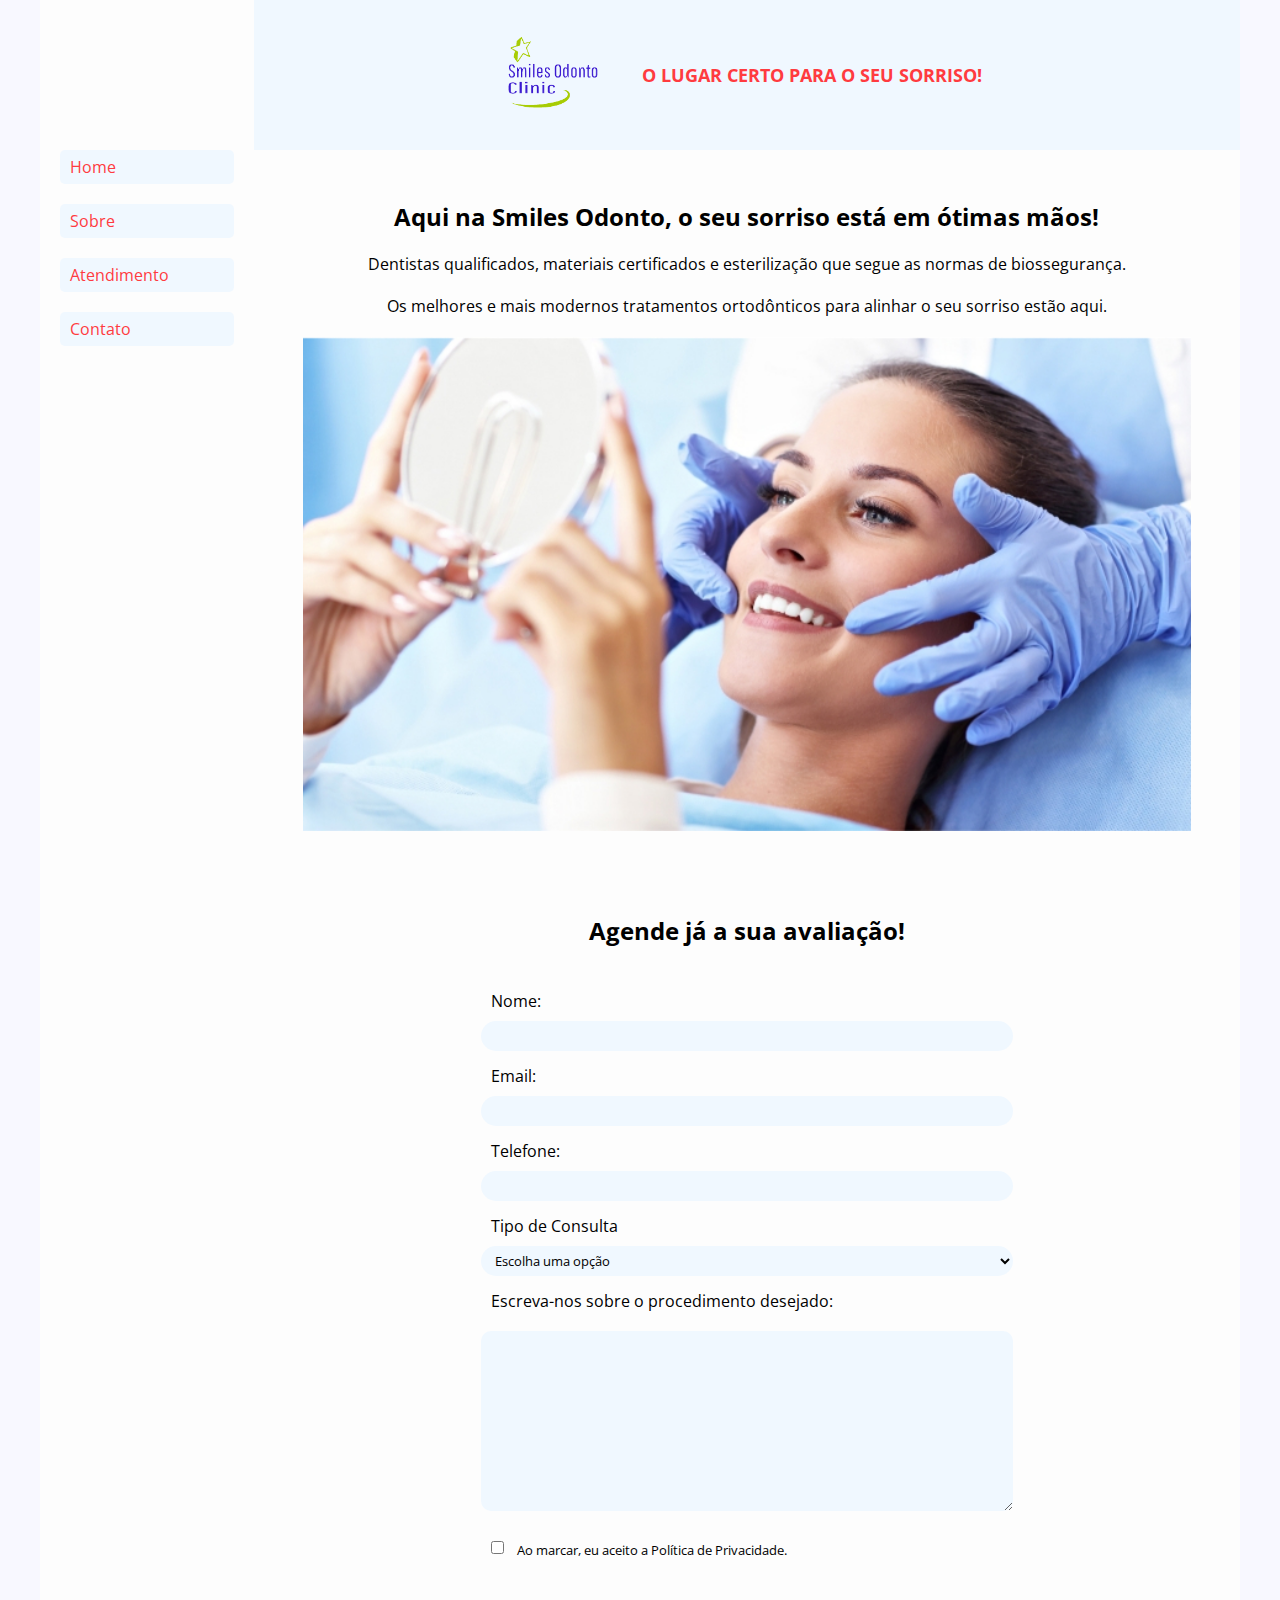
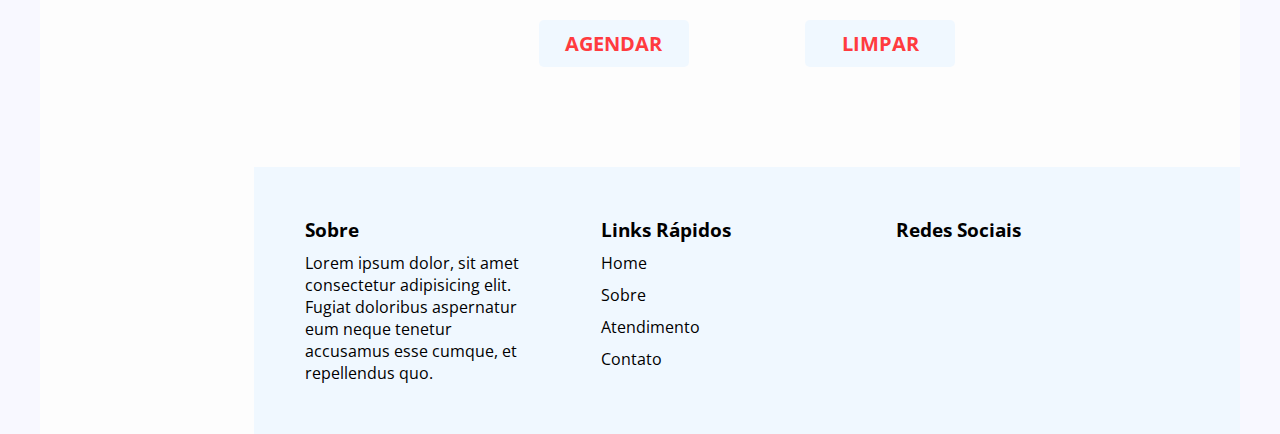
<file: index.html>
<!DOCTYPE html>
<html lang="en">
  <head>
    <meta charset="UTF-8" />
    <meta http-equiv="X-UA-Compatible" content="IE=edge" />
    <meta name="viewport" content="width=device-width, initial-scale=1.0" />
    <link rel="stylesheet" href="./assets/css/style.css" />
    <!-- font awesome icons -->
    <link
      rel="stylesheet"
      href="https://cdnjs.cloudflare.com/ajax/libs/font-awesome/6.2.0/css/all.min.css"
      integrity="sha512-xh6O/CkQoPOWDdYTDqeRdPCVd1SpvCA9XXcUnZS2FmJNp1coAFzvtCN9BmamE+4aHK8yyUHUSCcJHgXloTyT2A=="
      crossorigin="anonymous"
      referrerpolicy="no-referrer"
    />
    <title>Smiles Odonto Clinic</title>
  </head>

  <body>
    <div class="wrapper">
      <nav id="navbar">
        <ul>
          <li><a href="index.html">Home</a></li>
          <li><a href="sobre.html">Sobre</a></li>
          <li><a href="atendimento.html">Atendimento</a></li>
          <li><a href="contato.html">Contato</a></li>
        </ul>
      </nav>

      <div class="main">
        <section class="header">
          <div class="logo">
            <img src="./assets/images/logo-removebg.png" alt="" />
          </div>
          <p>O lugar certo para o seu sorriso!</p>
        </section>

        <section class="content">
          <div class="description">
            <h2>Aqui na Smiles Odonto, o seu sorriso está em ótimas mãos!</h2>

            <p>
              Dentistas qualificados, materiais certificados e esterilização que
              segue as normas de biossegurança.
            </p>

            <p>
              Os melhores e mais modernos tratamentos ortodônticos para alinhar
              o seu sorriso estão aqui.
            </p>

            <img src="./assets/images/smile.webp" alt="" />

            <div class="form-container">
              <form action="#">
                <h2>Agende já a sua avaliação!</h2>

                <label for="name">Nome:</label>
                <input type="text" name="name" id="name" />

                <label for="email">Email:</label>
                <input type="text" name="email" id="email" />

                <label for="phone">Telefone:</label>
                <input type="text" name="phone" id="phone" />

                <label for="appt-type">Tipo de Consulta</label>
                <select id="appt-type" name="appt-type">
                  <option value="" selected disabled>Escolha uma opção</option>
                  <option value="clinica">Clínica</option>
                  <option value="estetica">Estética</option>
                  <option value="implante">Implante</option>
                  <option value="outro">Outro</option>
                </select>

                <label id="message" for="messsage"
                  >Escreva-nos sobre o procedimento desejado:</label
                >
                <textarea
                  name="message"
                  id="message"
                  cols="30"
                  rows="10"
                ></textarea>

                <small>
                  <label>
                    <input
                      type="checkbox"
                      name="checkbox-consentimento"
                      id="consentimento"
                      value="1"
                    />
                    Ao marcar, eu aceito a
                    <a href="#" target="_blank">Política de Privacidade.</a>
                  </label>
                </small>

                <div class="form-buttons">
                  <button type="submit">Agendar</button>
                  <button type="reset">Limpar</button>
                </div>
              </form>
            </div>
          </div>
        </section>

        <section class="footer">
          <div class="footer-container">
            <div class="footer-left">
              <h3>Sobre</h3>
              <p>
                Lorem ipsum dolor, sit amet consectetur adipisicing elit. Fugiat
                doloribus aspernatur eum neque tenetur accusamus esse cumque, et
                repellendus quo.
              </p>
            </div>

            <div class="footer-center">
              <h3>Links Rápidos</h3>
              <ul>
                <li><a href="index.html">Home</a></li>
                <li><a href="sobre.html">Sobre</a></li>
                <li><a href="atendimento.html">Atendimento</a></li>
                <li><a href="contato.html">Contato</a></li>
              </ul>
            </div>

            <div class="footer-right">
              <h3>Redes Sociais</h3>

              <ul>
                <li>
                  <a href="https://www.instagram.com/" target="_blank"
                    ><i class="fa-brands fa-square-instagram"></i
                  ></a>
                </li>
                <li>
                  <a href="https://www.facebook.com/" target="_blank"
                    ><i class="fa-brands fa-facebook"></i
                  ></a>
                </li>
                <li>
                  <a href="https://www.linkedin.com/" target="_blank"
                    ><i class="fa-brands fa-linkedin"></i
                  ></a>
                </li>
              </ul>
            </div>
          </div>
        </section>
      </div>
    </div>
  </body>
</html>
</file>
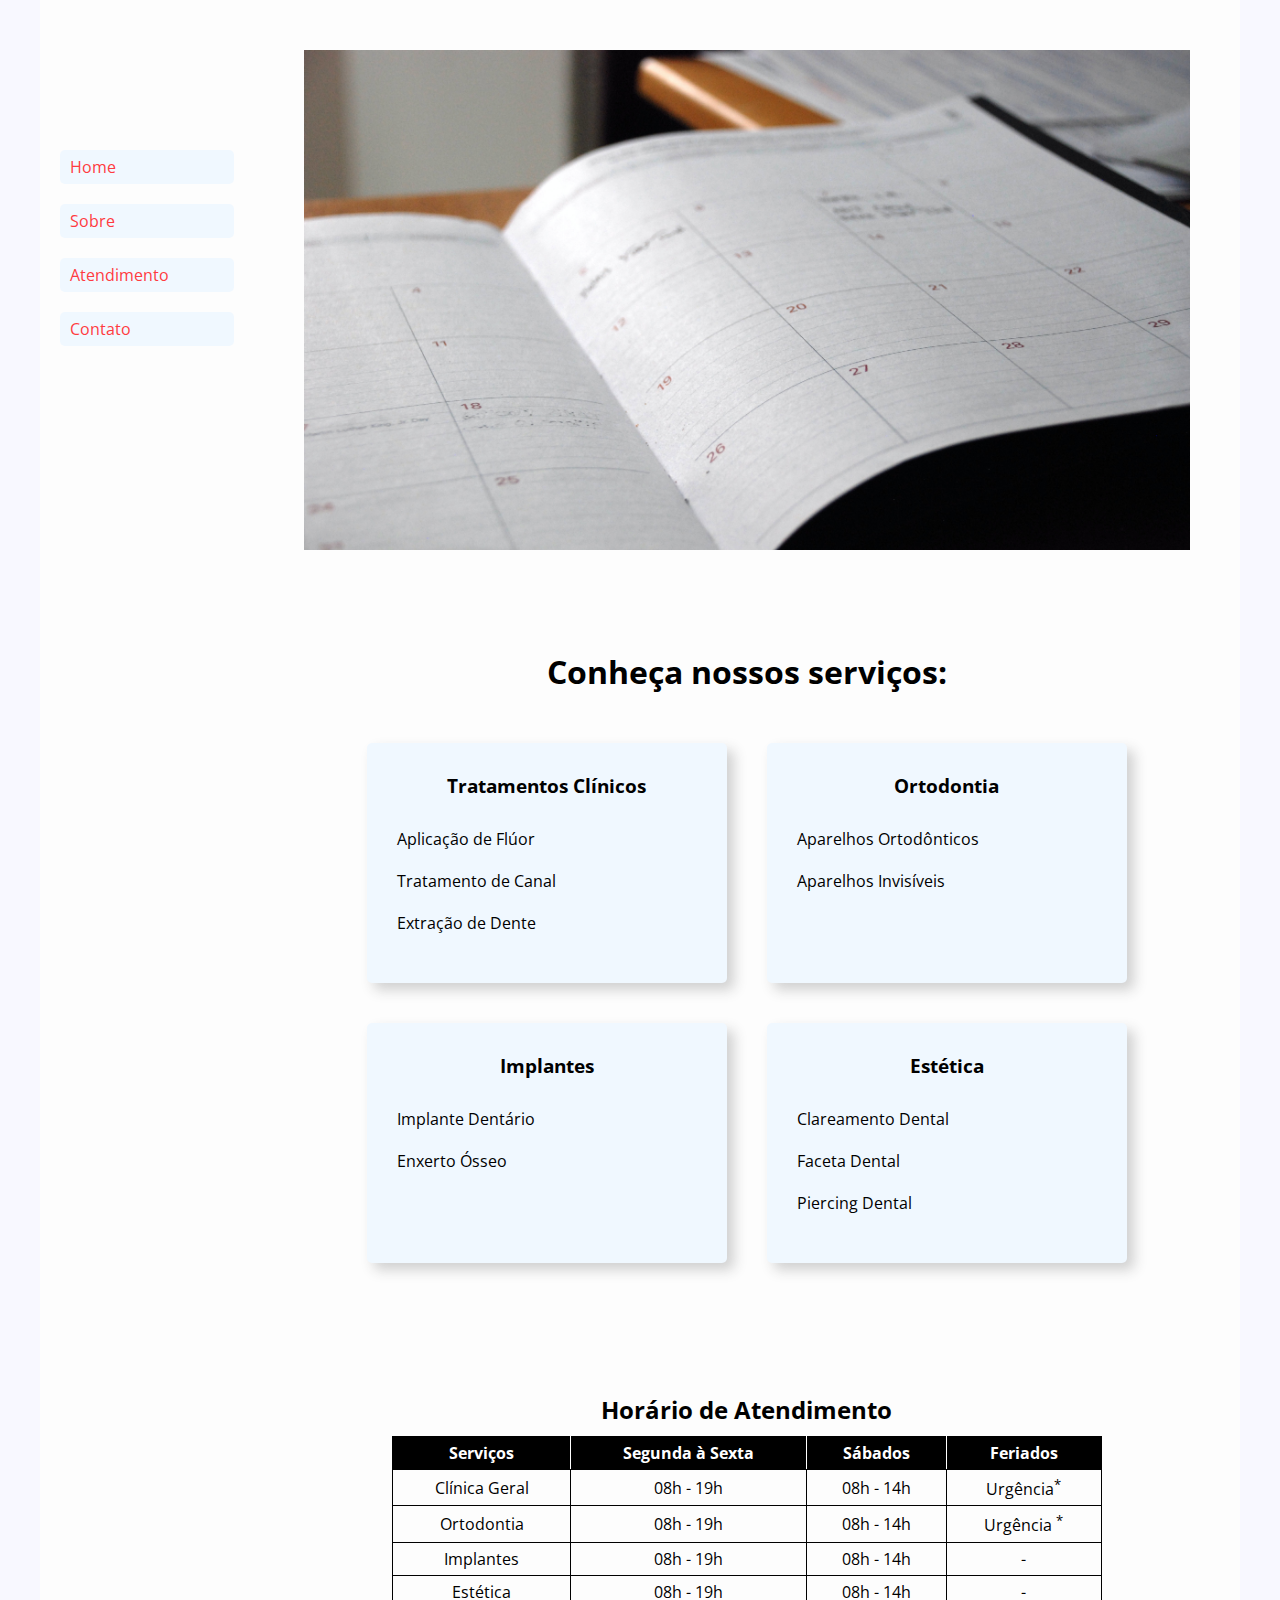
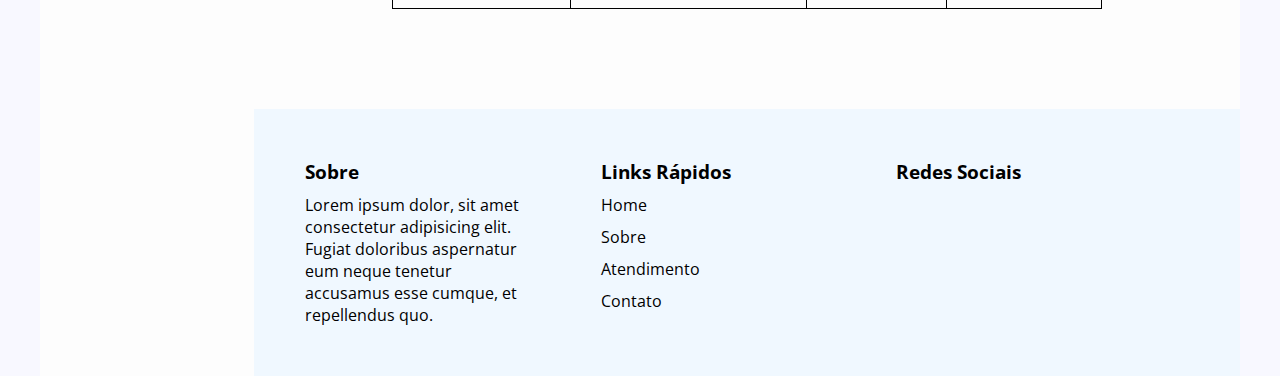
<file: atendimento.html>
<!DOCTYPE html>
<html lang="en">
  <head>
    <meta charset="UTF-8" />
    <meta http-equiv="X-UA-Compatible" content="IE=edge" />
    <meta name="viewport" content="width=device-width, initial-scale=1.0" />
    <link rel="stylesheet" href="./assets/css/style.css" />
    <!-- font awesome icons -->
    <link
      rel="stylesheet"
      href="https://cdnjs.cloudflare.com/ajax/libs/font-awesome/6.2.0/css/all.min.css"
      integrity="sha512-xh6O/CkQoPOWDdYTDqeRdPCVd1SpvCA9XXcUnZS2FmJNp1coAFzvtCN9BmamE+4aHK8yyUHUSCcJHgXloTyT2A=="
      crossorigin="anonymous"
      referrerpolicy="no-referrer"
    />
    <title>Smiles Odonto Clinic</title>
  </head>

  <body>
    <div class="wrapper">
      <nav id="navbar">
        <ul>
          <li><a href="index.html">Home</a></li>
          <li><a href="sobre.html">Sobre</a></li>
          <li><a href="atendimento.html">Atendimento</a></li>
          <li><a href="contato.html">Contato</a></li>
        </ul>
      </nav>
    <div class="main">
      <section class="header header-atendimento"></section>

      <section class="content content-atendimento">
        <div class="description description-atendimento">
          <h1>Conheça nossos serviços:</h1>
          <div class="row">
            <div class="card">
              <h3>Tratamentos Clínicos</h3>
              <p>Aplicação de Flúor</p>
              <p>Tratamento de Canal</p>
              <p>Extração de Dente</p>
            </div>

            <div class="card">
              <h3>Ortodontia</h3>
              <p>Aparelhos Ortodônticos</p>
              <p>Aparelhos Invisíveis</p>
            </div>

            <div class="card">
              <h3>Implantes</h3>
              <p>Implante Dentário</p>
              <p>Enxerto Ósseo</p>
            </div>

            <div class="card">
              <h3>Estética</h3>
              <p>Clareamento Dental</p>
              <p>Faceta Dental</p>
              <p>Piercing Dental</p>
            </div>
          </div>
        </div>

        <div class="horario-atendimento">
          <h2>Horário de Atendimento</h2>

          <table>
            <tr>
              <th class="border-right">Serviços</th>
              <th class="border-right">Segunda à Sexta</th>
              <th class="border-right">Sábados</th>
              <th>Feriados</th>
            </tr>

            <tr>
              <td>Clínica Geral</td>
              <td>08h - 19h</td>
              <td>08h - 14h</td>
              <td>Urgência<sup>*</sup></td>
            </tr>

            <tr>
              <td>Ortodontia</td>
              <td>08h - 19h</td>
              <td>08h - 14h</td>
              <td>Urgência <sup>*</sup></td>
            </tr>

            <tr>
              <td>Implantes</td>
              <td>08h - 19h</td>
              <td>08h - 14h</td>
              <td>-</td>
            </tr>

            <tr>
              <td>Estética</td>
              <td>08h - 19h</td>
              <td>08h - 14h</td>
              <td>-</td>
            </tr>
       
        </table>
        </div>
      </section>

      <section class="footer">
        <div class="footer-container">
          <div class="footer-left">
            <h3>Sobre</h3>
            <p>
              Lorem ipsum dolor, sit amet consectetur adipisicing elit. Fugiat
              doloribus aspernatur eum neque tenetur accusamus esse cumque, et
              repellendus quo.
            </p>
          </div>

          <div class="footer-center">
            <h3>Links Rápidos</h3>
            <ul>
              <li><a href="index.html">Home</a></li>
              <li><a href="sobre.html">Sobre</a></li>
              <li><a href="atendimento.html">Atendimento</a></li>
              <li><a href="contato.html">Contato</a></li>
            </ul>
          </div>

          <div class="footer-right">
            <h3>Redes Sociais</h3>

            <ul>
              <li>
                <a href="https://www.instagram.com/" target="_blank"><i class="fa-brands fa-square-instagram"></i></a>
              </li>
              <li>
                <a href="https://www.facebook.com/" target="_blank"><i class="fa-brands fa-facebook"></i></a>
              </li>
              <li>
                <a href="https://www.linkedin.com/" target="_blank"><i class="fa-brands fa-linkedin"></i></a>
              </li>
            </ul>
          </div>
        </div>
      </section>
    </div>
  </body>
</html>
</file>
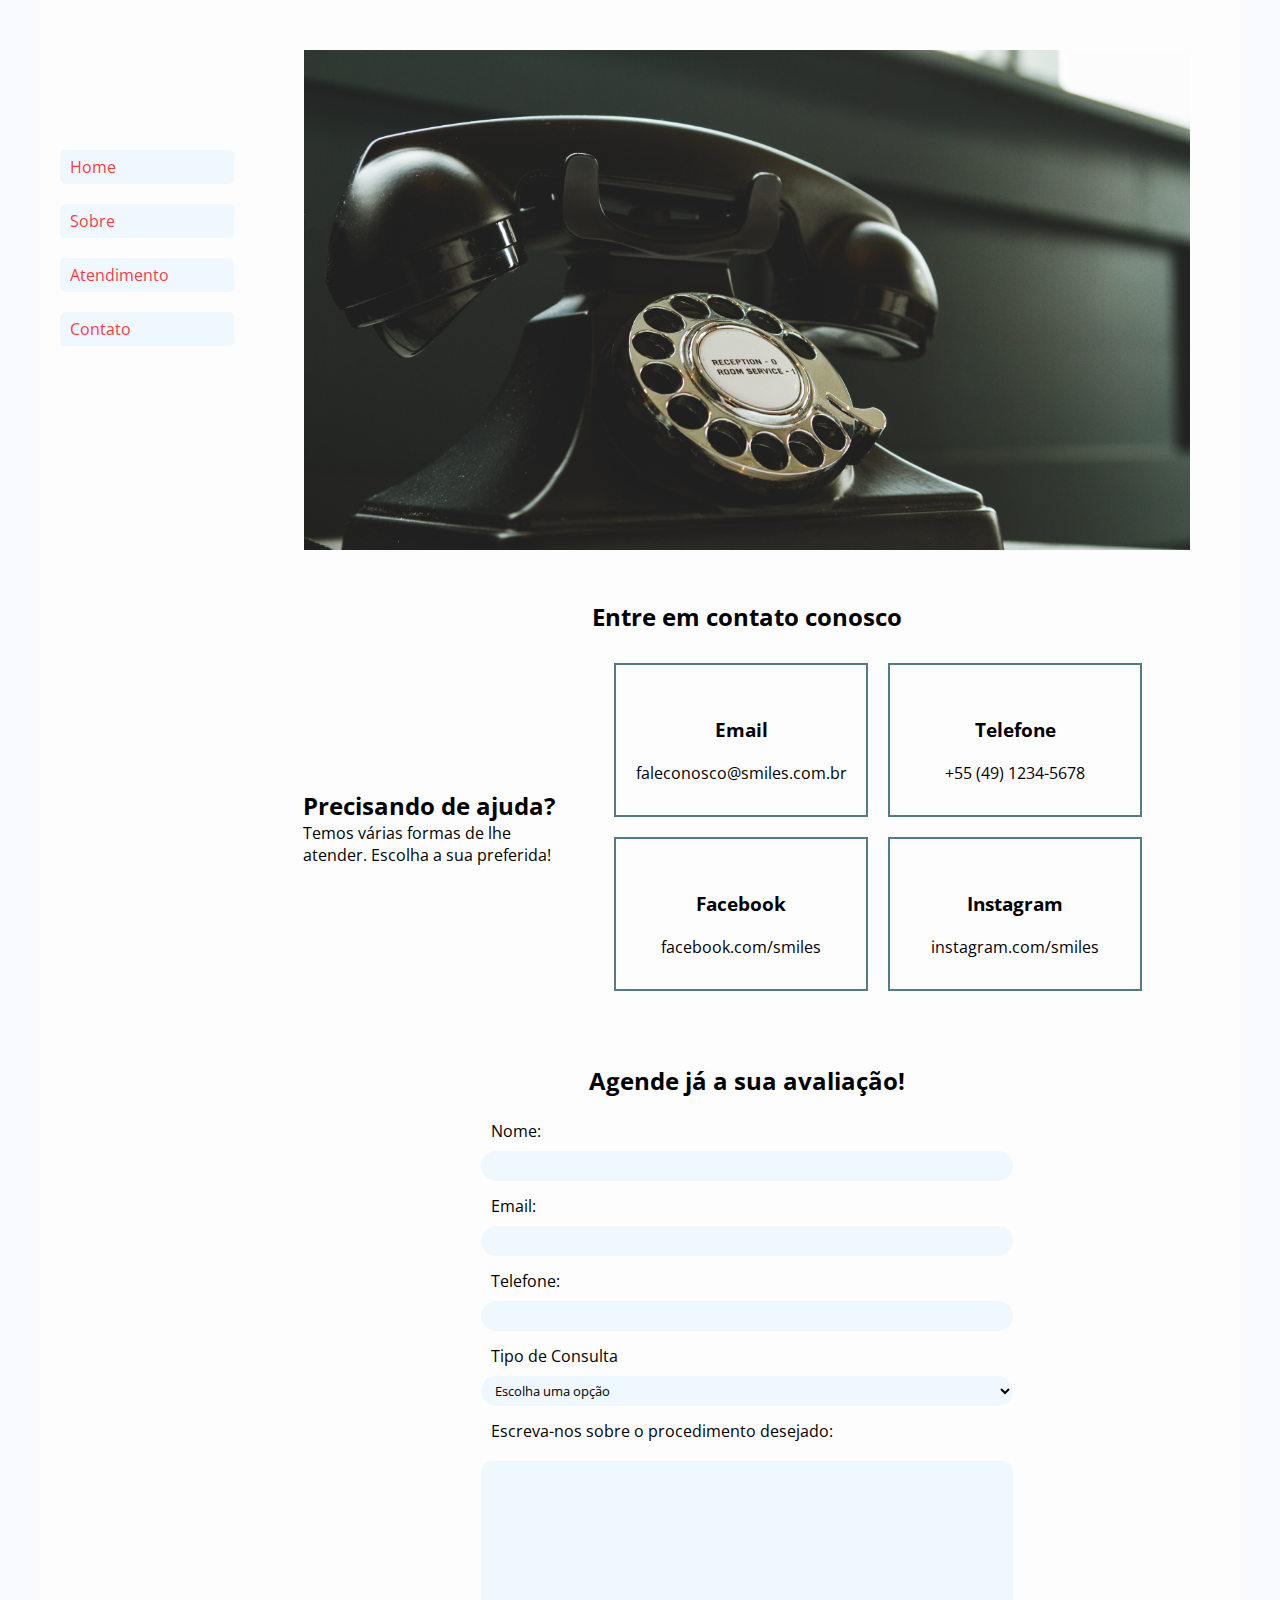
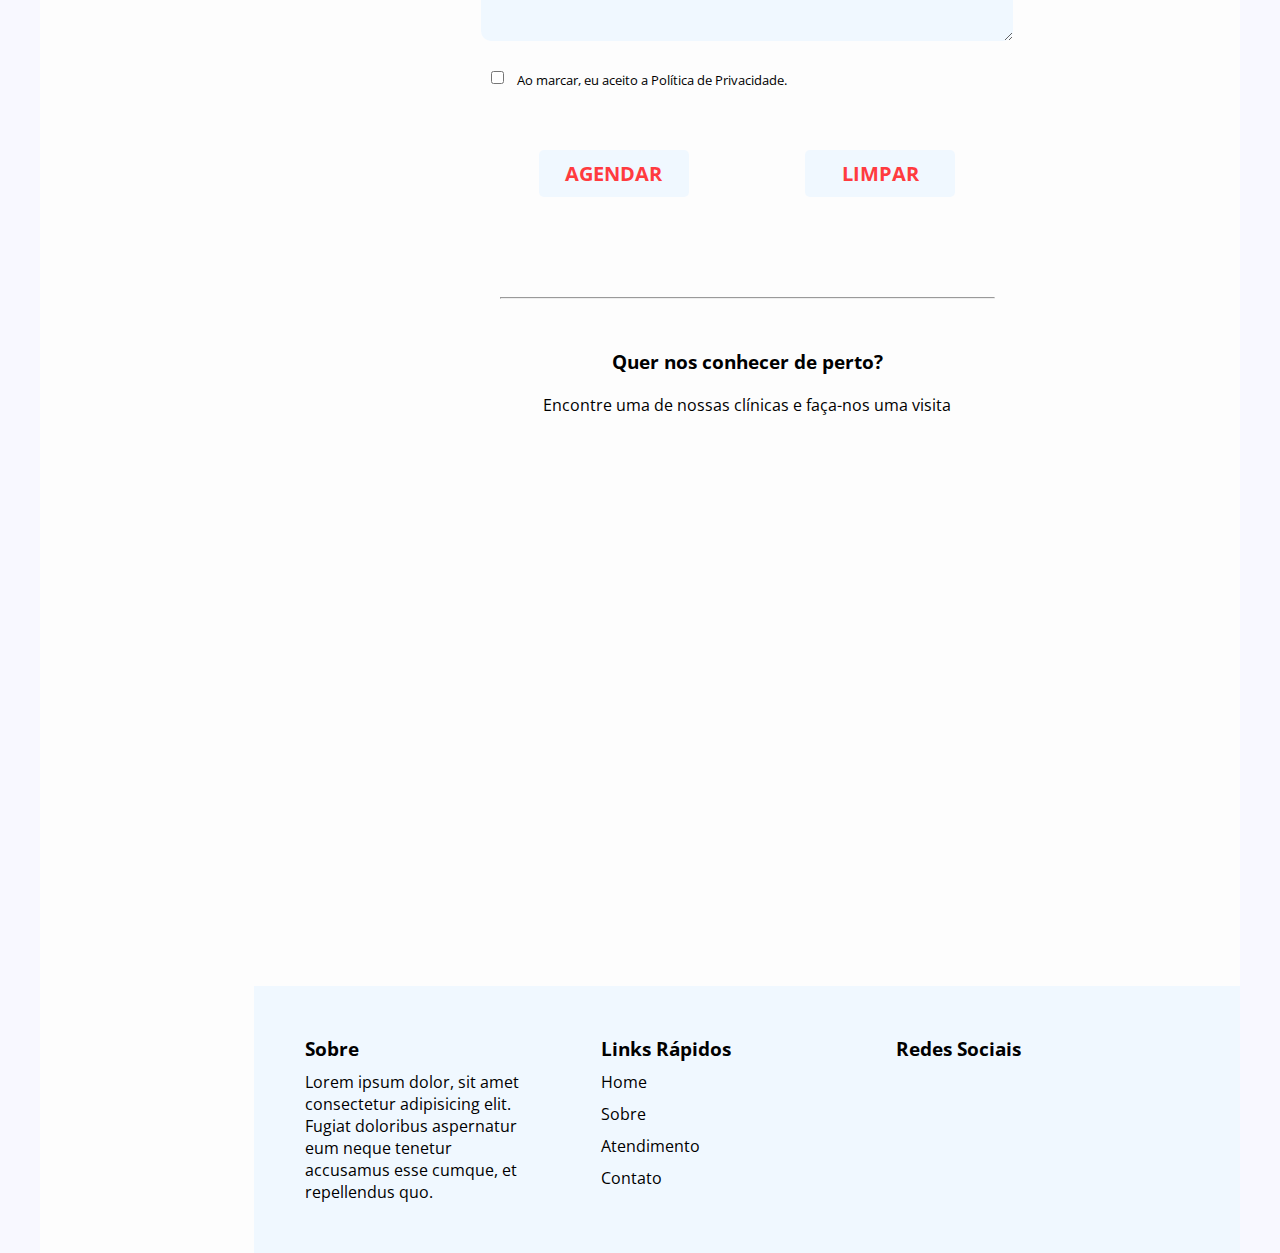
<file: contato.html>
<!DOCTYPE html>
<html lang="en">
  <head>
    <meta charset="UTF-8" />
    <meta http-equiv="X-UA-Compatible" content="IE=edge" />
    <meta name="viewport" content="width=device-width, initial-scale=1.0" />
    <link rel="stylesheet" href="./assets/css/style.css" />
    <!-- font awesome icons -->
    <link
      rel="stylesheet"
      href="https://cdnjs.cloudflare.com/ajax/libs/font-awesome/6.2.0/css/all.min.css"
      integrity="sha512-xh6O/CkQoPOWDdYTDqeRdPCVd1SpvCA9XXcUnZS2FmJNp1coAFzvtCN9BmamE+4aHK8yyUHUSCcJHgXloTyT2A=="
      crossorigin="anonymous"
      referrerpolicy="no-referrer"
    />
    <title>Smiles Odonto Clinic</title>
  </head>

  <body>
    <div class="wrapper">
      <nav id="navbar">
        <ul>
          <li><a href="index.html">Home</a></li>
          <li><a href="sobre.html">Sobre</a></li>
          <li><a href="atendimento.html">Atendimento</a></li>
          <li><a href="contato.html">Contato</a></li>
        </ul>
      </nav>
    <div class="main">
      <section class="header header-contact"></section>

      <section class="content content-contact">
        <div class="description description-contact">
         <h2>Entre em contato conosco</h2>
        </div>

        <div class="info-contact">
          <div class="info-contact-desc">
              <h2>Precisando de ajuda?</h2>
              <p>Temos várias formas de lhe atender. Escolha a sua preferida!</p>
          </div>
          <div class="row">
              <div class="card-contact">
                <a href=""><i class="fa-regular fa-envelope"></i></i></a>
                <h3>Email</h3>
                <p>faleconosco@smiles.com.br</p>
              </div>

              <div class="card-contact">
                <a href=""><i class="fa-solid fa-phone"></i></a>
                <h3>Telefone</h3>
                <p>+55 (49) 1234-5678</p>
              </div>

              <div class="card-contact">
                <a href=""><i class="fa-brands fa-facebook-f"></i></a>
                <h3>Facebook</h3>
                <p>facebook.com/smiles</p>
              </div>

              <div class="card-contact">
                <a href=""><i class="fa-brands fa-instagram"></i></a>
                <h3>Instagram</h3>
                <p>instagram.com/smiles</p>
              </div>
            </div>
        </div>

        <div class="form-container">
          <form action="#">
            <h2>Agende já a sua avaliação!</h2>

            <label for="name">Nome:</label>
            <input type="text" name="name" id="name" />

            <label for="email">Email:</label>
            <input type="text" name="email" id="email" />

            <label for="phone">Telefone:</label>
            <input type="text" name="phone" id="phone" />

            <label for="appt-type">Tipo de Consulta</label>
            <select id="appt-type" name="appt-type">
              <option value="" selected disabled>Escolha uma opção</option>
              <option value="clinica">Clínica</option>
              <option value="estetica">Estética</option>
              <option value="implante">Implante</option>
              <option value="outro">Outro</option>
            </select>

            <label id="message" for="messsage">Escreva-nos sobre o procedimento desejado:</label>
            <textarea name="message" id="message" cols="30" rows="10"></textarea>

              <small>
                <label>
                  <input
                    type="checkbox"
                    name="checkbox-consentimento"
                    id="consentimento"
                    value="1"
                  />
                    Ao marcar, eu aceito a
                    <a href="#" target="_blank">Política de Privacidade.</a>
                </label>
              </small>

              <div class="form-buttons">
                <button type="submit">Agendar</button>
                <button type="reset">Limpar</button>
              </div>
          </form>
        </div>
      </section>

      <hr>

      <section class="location">
         <h3>Quer nos conhecer de perto?</h3>
         <p>Encontre uma de nossas clínicas e faça-nos uma visita</p>
         <iframe src="https://www.google.com/maps/embed?pb=!1m18!1m12!1m3!1d3715.4940578605447!2d-48.57035076257135!3d-27.595548914975375!2m3!1f0!2f0!3f0!3m2!1i1024!2i768!4f13.1!3m3!1m2!1s0x952737f3a902cdc7%3A0x1aa7dec706ee183a!2sPonte%20Herc%C3%ADlio%20Luz!5e1!3m2!1spt-BR!2sbr!4v1663352763849!5m2!1spt-BR!2sbr" width="800" height="450" style="border:0;" allowfullscreen="true" loading="lazy" referrerpolicy="no-referrer-when-downgrade"></iframe>
      </section>

      <section class="footer">
        <div class="footer-container">
          <div class="footer-left">
            <h3>Sobre</h3>
            <p>
              Lorem ipsum dolor, sit amet consectetur adipisicing elit. Fugiat
              doloribus aspernatur eum neque tenetur accusamus esse cumque, et
              repellendus quo.
            </p>
          </div>

          <div class="footer-center">
            <h3>Links Rápidos</h3>
            <ul>
              <li><a href="index.html">Home</a></li>
              <li><a href="sobre.html">Sobre</a></li>
              <li><a href="atendimento.html">Atendimento</a></li>
              <li><a href="contato.html">Contato</a></li>
            </ul>
          </div>

          <div class="footer-right">
            <h3>Redes Sociais</h3>

            <ul>
              <li>
                <a href="https://www.instagram.com/" target="_blank"><i class="fa-brands fa-square-instagram"></i></a>
              </li>
              <li>
                <a href="https://www.facebook.com/" target="_blank"><i class="fa-brands fa-facebook"></i></a>
              </li>
              <li>
                <a href="https://www.linkedin.com/" target="_blank"><i class="fa-brands fa-linkedin"></i></a>
              </li>
            </ul>
          </div>
        </div>
      </section>
    </div>
  </body>
</html>
</file>
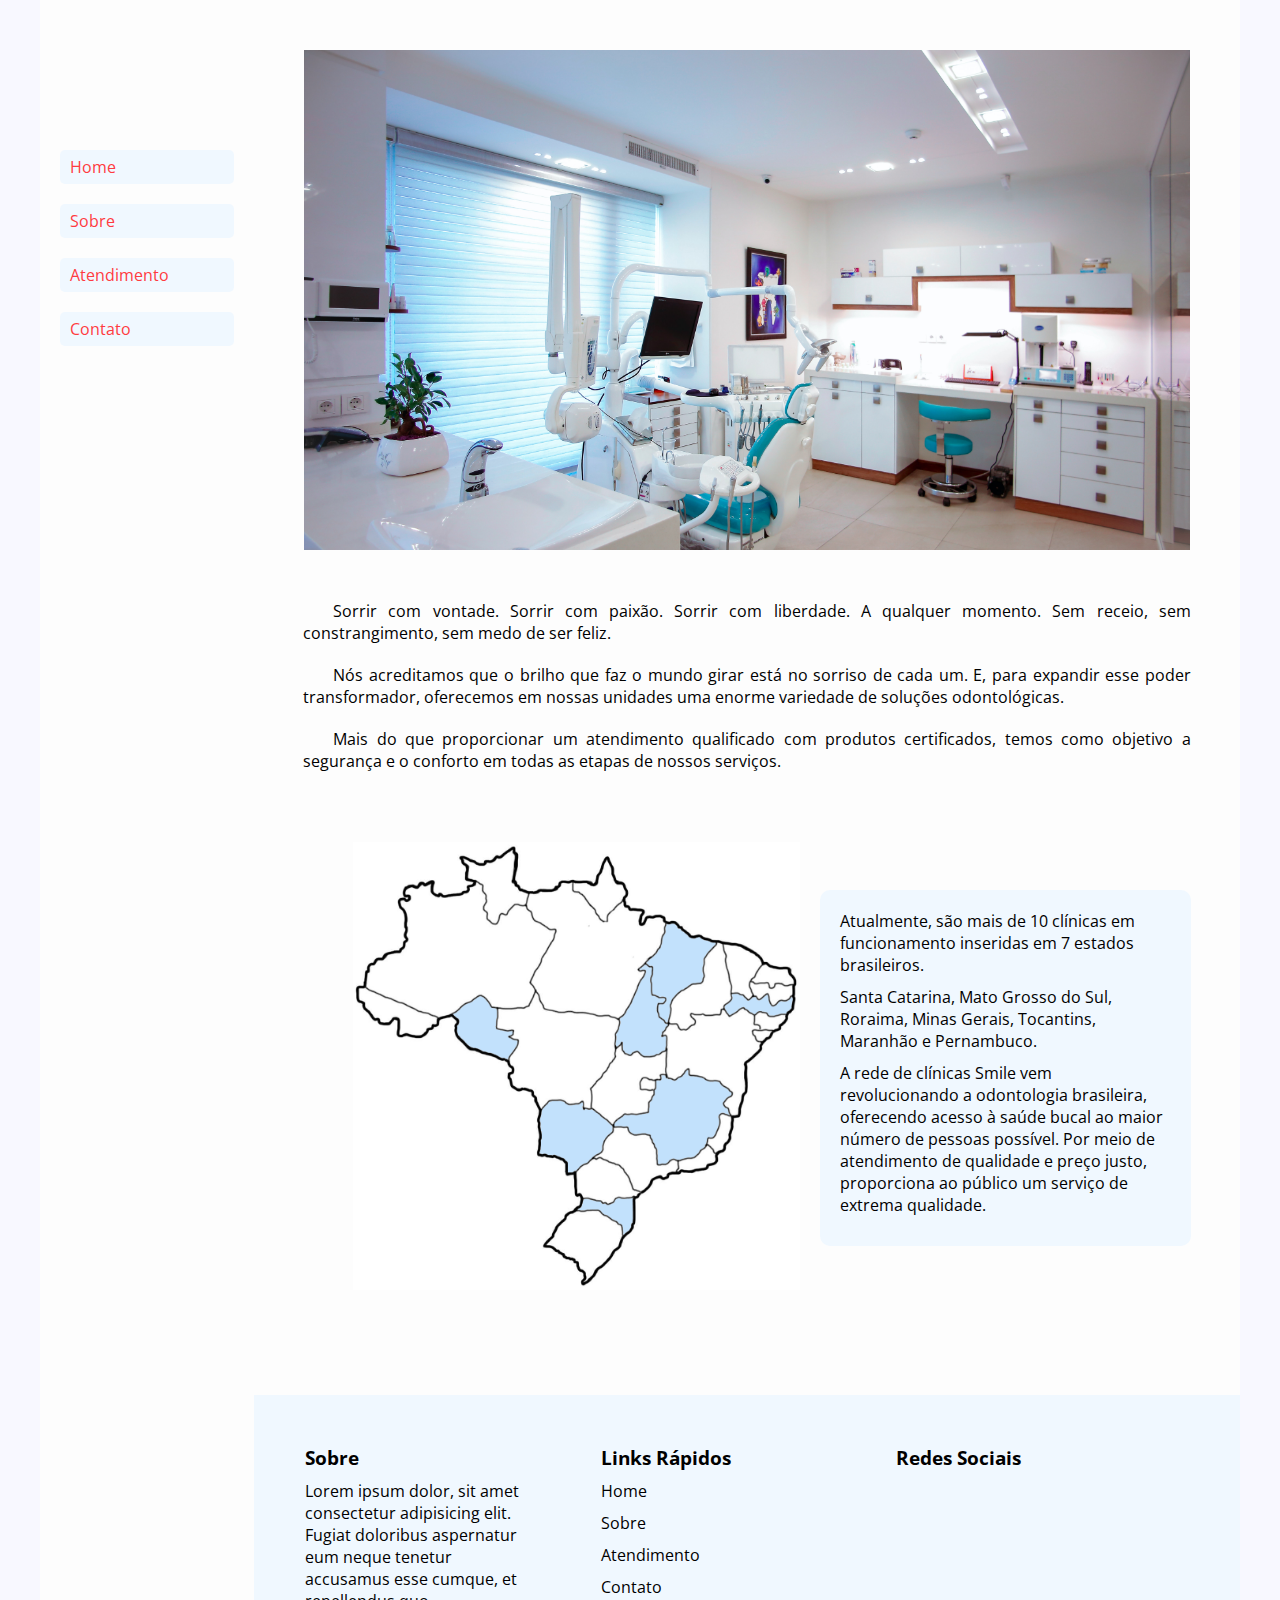
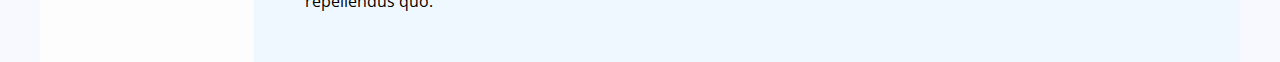
<file: sobre.html>
<!DOCTYPE html>
<html lang="en">
  <head>
    <meta charset="UTF-8" />
    <meta http-equiv="X-UA-Compatible" content="IE=edge" />
    <meta name="viewport" content="width=device-width, initial-scale=1.0" />
    <link rel="stylesheet" href="./assets/css/style.css" />
    <!-- font awesome icons -->
    <link
      rel="stylesheet"
      href="https://cdnjs.cloudflare.com/ajax/libs/font-awesome/6.2.0/css/all.min.css"
      integrity="sha512-xh6O/CkQoPOWDdYTDqeRdPCVd1SpvCA9XXcUnZS2FmJNp1coAFzvtCN9BmamE+4aHK8yyUHUSCcJHgXloTyT2A=="
      crossorigin="anonymous"
      referrerpolicy="no-referrer"
    />
    <title>Smiles Odonto Clinic</title>
  </head>

  <body>
    <div class="wrapper">
      <nav id="navbar">
        <ul>
          <li><a href="index.html">Home</a></li>
          <li><a href="sobre.html">Sobre</a></li>
          <li><a href="atendimento.html">Atendimento</a></li>
          <li><a href="contato.html">Contato</a></li>
        </ul>
      </nav>

      <div class="main">
        <section class="header header-sobre"></section>

        <section class="content content-sobre">
          <div class="description description-sobre">
            <p>
              Sorrir com vontade. Sorrir com paixão. Sorrir com liberdade. A
              qualquer momento. Sem receio, sem constrangimento, sem medo de ser
              feliz.
            </p>

            <p>
              Nós acreditamos que o brilho que faz o mundo girar está no sorriso
              de cada um. E, para expandir esse poder transformador, oferecemos
              em nossas unidades uma enorme variedade de soluções odontológicas.
            </p>
            <p>
              Mais do que proporcionar um atendimento qualificado com produtos
              certificados, temos como objetivo a segurança e o conforto em
              todas as etapas de nossos serviços.
            </p>
          </div>

          <div class="info">
            <div class="info-map">
              <img
                src="./assets/images/mapa-estados.png"
                alt="mapa do Brasil com cor de destaque nos estados onde há uma clínica odontológica Smiles"
              />
            </div>
            <div class="info-description">
              <p>
                Atualmente, são mais de 10 clínicas em funcionamento inseridas
                em 7 estados brasileiros.
              </p>

              <p>
                Santa Catarina, Mato Grosso do Sul, Roraima, Minas Gerais,
                Tocantins, Maranhão e Pernambuco.
              </p>

              <p>
                A rede de clínicas Smile vem revolucionando a odontologia
                brasileira, oferecendo acesso à saúde bucal ao maior número de
                pessoas possível. Por meio de atendimento de qualidade e preço
                justo, proporciona ao público um serviço de extrema qualidade.
              </p>
            </div>
          </div>
        </section>

        <section class="footer">
          <div class="footer-container">
            <div class="footer-left">
              <h3>Sobre</h3>
              <p>
                Lorem ipsum dolor, sit amet consectetur adipisicing elit. Fugiat
                doloribus aspernatur eum neque tenetur accusamus esse cumque, et
                repellendus quo.
              </p>
            </div>

            <div class="footer-center">
              <h3>Links Rápidos</h3>
              <ul>
                <li><a href="index.html">Home</a></li>
                <li><a href="sobre.html">Sobre</a></li>
                <li><a href="atendimento.html">Atendimento</a></li>
                <li><a href="contato.html">Contato</a></li>
              </ul>
            </div>

            <div class="footer-right">
              <h3>Redes Sociais</h3>

              <ul>
                <li>
                  <a href="https://www.instagram.com/" target="_blank"
                    ><i class="fa-brands fa-square-instagram"></i
                  ></a>
                </li>
                <li>
                  <a href="https://www.facebook.com/" target="_blank"
                    ><i class="fa-brands fa-facebook"></i
                  ></a>
                </li>
                <li>
                  <a href="https://www.linkedin.com/" target="_blank"
                    ><i class="fa-brands fa-linkedin"></i
                  ></a>
                </li>
              </ul>
            </div>
          </div>
        </section>
      </div>
    </div>
  </body>
</html>
</file>
<file: assets/css/style.css>
@import url(https://fonts.googleapis.com/css?family=Open+Sans:400,500,300,700);

* {
  font-family: Open Sans;
  margin: 0;
  padding: 0;
}

body {
  background-color: ghostwhite;
  display: flex;
  justify-content: center;
}

a {
  text-decoration: none;
  color: inherit;
}

.wrapper,
.main,
.header,
.content,
.footer {
  background-color: #fdfdfd;
}

.wrapper {
  display: flex;
  width: 1200px;
  margin: 0 auto;
}

#navbar {
  width: 15%;
  padding: 10px 20px 0px;
  margin-top: 120px;
}

#navbar ul li {
  list-style-type: none;
  line-height: 1.5rem;
  background-color: aliceblue;
  border-radius: 5px;
  margin: 20px 0;
  padding: 5px 10px;
  cursor: pointer;
}

#navbar ul li a {
  color: #ff3b3f;
}

.main {
  width: 85%;
}

.header {
  display: flex;
  align-items: center;
  justify-content: center;
  min-height: 150px;
  background-color: aliceblue;
}

.header p {
  color: #ff3b3f;
  text-transform: uppercase;
  font-weight: bold;
  font-size: 18px;
  padding: 5px 10px;
  border-radius: 5px;
}

.logo img {
  width: 100px;
  margin-right: 30px;
  cursor: pointer;
}

.content {
  width: 90%;
  margin: 50px auto 100px;
}

.description {
  display: flex;
  flex-flow: column;
  align-items: center;
  justify-content: center;
}

.description h2,
.description p,
.description img {
  margin-bottom: 20px;
}

.description img {
  box-sizing: border-box;
  width: 100%;
}

.form-container {
  width: 60%;
  margin-top: 50px;
}

.form-container form {
  line-height: 2.5;
}

.form-container form h2 {
  text-align: center;
}

.form-container label {
  padding-left: 10px;
}

.form-container form input[type="text"],
.form-container form input[type="email"],
.form-container form select {
  display: block;
  width: 100%;
  box-sizing: border-box;
  background-color: aliceblue;
  height: 30px;
  margin-bottom: 5px;
  padding-left: 10px;
  border: none;
  border-radius: 20px;
  outline: none;
}

.form-container form textarea {
  width: 100%;
  box-sizing: border-box;
  background-color: aliceblue;
  border: none;
  border-radius: 10px;
}

.form-container input[id="consentimento"] {
  height: 15px;
  margin: 15px 10px;
}

.form-container form textarea {
  margin-top: 10px;
}

.form-container .form-buttons {
  display: flex;
  justify-content: space-around;
  margin-top: 50px;
}

.form-container button[type="submit"],
.form-container button[type="reset"] {
  width: 150px;
  background-color: aliceblue;
  border: none;
  border-radius: 5px;
  padding: 10px;
  color: #ff3b3f;
  font-weight: bold;
  font-size: 20px;
  text-transform: uppercase;
  margin: 0 auto;
}

.footer {
  background-color: aliceblue;
  padding: 50px;
}

.footer-container {
  display: flex;
  justify-content: space-around;
}

.footer-container ul li {
  list-style-type: none;
}

.footer-left,
.footer-center,
.footer-right {
  width: 33%;
}

.footer-left p {
  width: 80%;
  margin-top: 10px;
}

.footer-center ul li {
  margin: 10px 0;
}

.footer-right ul {
  display: flex;
  margin-top: 30px;
}

.footer-right ul li {
  margin-right: 30px;
}

.footer-right ul li i {
  font-size: 50px;
}

/* about us */
.header-sobre {
  margin: 50px;
  background-image: url("/assets/images/office.jpg");
  background-size: cover;
  height: 500px;
}

.description-sobre p {
  text-indent: 30px;
  text-align: justify;
}

.info {
  display: flex;
  align-items: center;
  justify-content: center;
  gap: 20px;
  padding-left: 50px;
  margin-top: 50px;
}

.info-map img {
  width: 100%;
}

.info-description {
  background-color: aliceblue;
  width: 100%;
  padding: 20px;
  border-radius: 10px;
}
.info-description p {
  margin-bottom: 10px;
  /* width: 85%; */
}

/* atendimento */
.header-atendimento {
  margin: 50px;
  background-image: url("/assets/images/calendar.jpg");
  background-size: cover;
  height: 500px;
}

.description-atendimento {
  margin: 100px 0;
}

.description-atendimento h1 {
  margin-bottom: 30px;
}

.row {
  display: flex;
  justify-content: center;
  align-items: center;
  flex-wrap: wrap;
}

.card {
  display: flex;
  flex-flow: column;
  background-color: aliceblue;
  border-radius: 5px;
  box-shadow: 7px 7px 13px 0px rgba(50, 50, 50, 0.22);
  padding: 30px;
  margin: 20px;
  width: 300px;
  height: 180px;
}

.card h3 {
  margin: 0 auto 30px;
}

.horario-atendimento {
  display: flex;
  flex-flow: column;
  align-items: center;
}

.horario-atendimento h2 {
  margin: 10px;
}

/* table - atendimento */
table,
th,
td {
  border: 1px solid black;
  border-collapse: collapse;
}

table {
  width: 80%;
}



th {
  color: white;
  background-color: black;
}

.border-right {
  border-right-color: white;
}

th,
td {
  padding: 5px 10px;
  text-align: center;
}

tr:hover {
  background-color: aliceblue;
}


/* contact */

.header-contact {
  margin: 50px;
  background-image: url("/assets/images/contato.jpg");
  background-size: cover;
  height: 500px;
}

.content-contact {
  display: flex;
  flex-flow: column;
  justify-content: center;
  align-items: center;
}

.info-contact {
  display: flex;
  align-items: center;
}

.card-contact {
  width: 250px;
  height: 150px;
  display: flex;
  flex-flow: column;
  justify-content: center;
  align-items: center;
  margin: 10px;
  border: 2px solid rgb(83, 123, 136);
}

.card-contact a,
.card-contact h3 {
  margin-bottom: 20px;
}
.card-contact a i{
  font-size: 50px;
  color: rgb(83, 123, 136);
}

hr {
  width: 50%;
  margin: auto;
}

.location {
  display: flex;
  flex-flow: column;
  justify-content: center;
  align-items: center;
  margin: 50px 0 100px;
}

.location h3,
.location p {
  margin-bottom: 20px;
}
</file>
